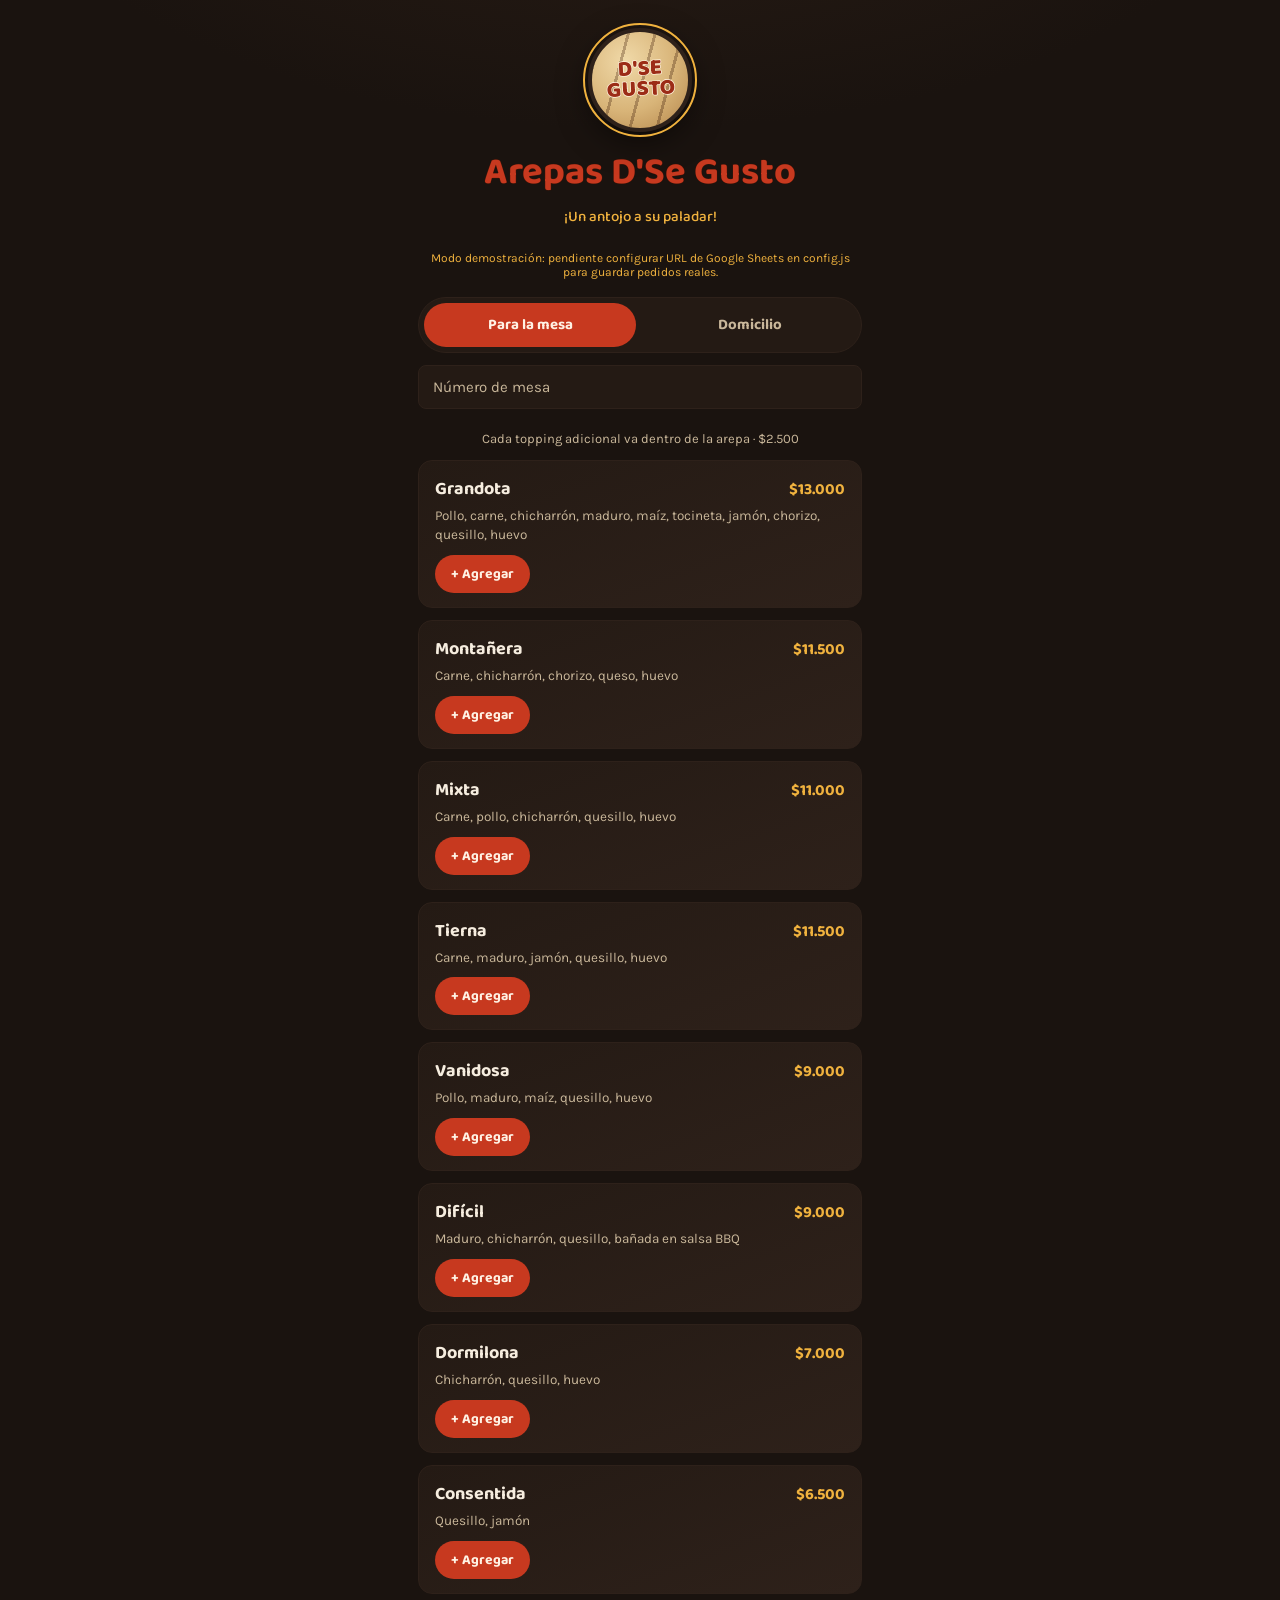
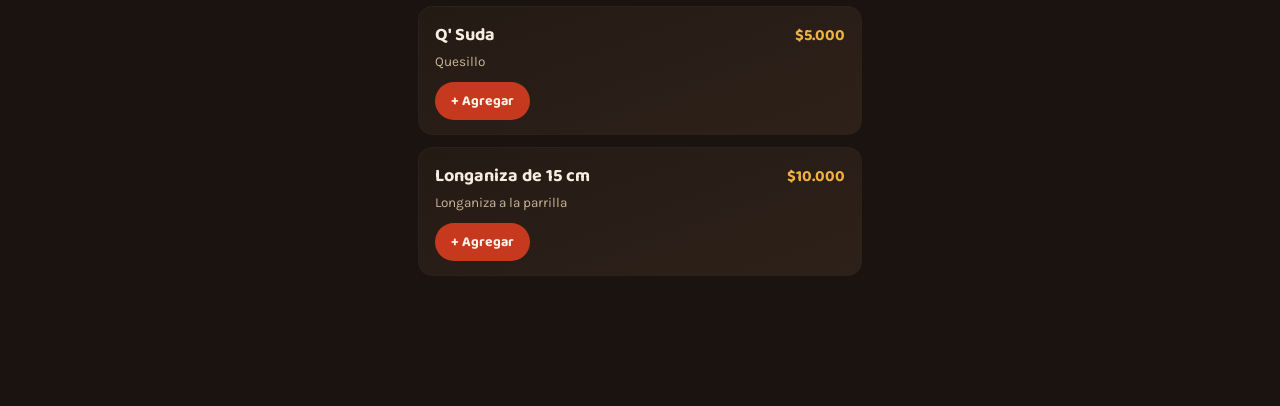
<file: index.html>
<!DOCTYPE html>
<html lang="es">
<head>
<meta charset="UTF-8">
<meta name="viewport" content="width=device-width, initial-scale=1.0, viewport-fit=cover">
<title>Arepas D'Se Gusto — Pedidos</title>
<link rel="stylesheet" href="styles.css">
<style>

  /* ---------------- Header / hero ---------------- */
  .hero{
    padding: 28px 20px 22px;
    text-align:center;
    position:relative;
  }
  .badge{
    width:104px; height:104px;
    margin:0 auto 10px;
    border-radius:50%;
    background:
      radial-gradient(circle at 35% 30%, #F0D9A8 0%, #D8B478 55%, #B4854A 100%);
    border:4px solid var(--char-3);
    outline: 2px solid var(--oro);
    outline-offset: 3px;
    display:flex; align-items:center; justify-content:center;
    position:relative;
    box-shadow: 0 10px 30px rgba(0,0,0,0.5);
  }
  .badge::before{
    content:"";
    position:absolute; inset:0; border-radius:50%;
    background-image: repeating-linear-gradient(105deg, transparent 0 8px, rgba(90,59,38,0.35) 8px 11px, transparent 11px 26px);
    mix-blend-mode:multiply;
  }
  .badge-text{
    font-family:var(--font-display);
    color:var(--brasa-dark);
    font-weight:800;
    font-size:22px;
    line-height:0.9;
    text-align:center;
    -webkit-text-stroke: 1.5px #fff3de;
    paint-order: stroke fill;
    transform: rotate(-3deg);
  }
  h1.brand{
    font-family: var(--font-display);
    font-size: clamp(28px, 8vw, 38px);
    margin: 4px 0 2px;
    color: var(--brasa);
    -webkit-text-stroke: 1px #3a1409;
    paint-order: stroke fill;
  }
  .tagline{
    color: var(--oro);
    font-family: var(--font-display);
    font-weight:500;
    font-size:15px;
    margin:0;
  }

  /* ---------------- Selector Mesa / Domicilio ---------------- */
  .order-mode{
    max-width:480px; margin: 18px auto 0; padding:0 18px;
  }
  .mode-pills{
    display:flex; gap:8px;
    background:var(--char-2);
    padding:5px; border-radius: 999px;
    border:1px solid var(--char-3);
  }
  .mode-pills button{
    flex:1; padding:10px 12px; border-radius:999px;
    font-family:var(--font-display); font-size:15px; font-weight:700;
    color:var(--texto-tenue);
    transition: background .18s, color .18s;
  }
  .mode-pills button.active{
    background: var(--brasa);
    color:#fff2e4;
  }
  .mode-fields{
    margin-top:12px;
    display:grid; gap:8px;
  }
  .mode-fields input{
    width:100%;
    padding:12px 14px;
    border-radius: var(--radius-s);
    border:1px solid var(--char-3);
    background: var(--char-2);
    color: var(--texto-claro);
    font-family: var(--font-body);
    font-size:15px;
  }
  .mode-fields input::placeholder{ color:var(--texto-tenue); }
  .mode-fields input:focus{ outline:2px solid var(--oro); outline-offset:1px; }

  /* ---------------- Menú ---------------- */
  .menu-wrap{
    max-width:480px; margin: 22px auto 130px; padding: 0 18px;
  }
  .menu-note{
    font-size:13px; color:var(--texto-tenue); margin: 0 0 14px; text-align:center;
  }
  .item-card{
    background: linear-gradient(160deg, var(--char-2), var(--char-3));
    border:1px solid var(--char-3);
    border-radius: var(--radius-m);
    padding: 14px 16px;
    margin-bottom:12px;
    display:flex; gap:12px; align-items:flex-start;
  }
  .item-card.unavailable{ opacity:0.45; }
  .item-info{ flex:1; min-width:0; }
  .item-top{ display:flex; justify-content:space-between; gap:10px; align-items:baseline; }
  .item-name{
    font-family:var(--font-display); font-weight:700; font-size:18px;
    color: var(--texto-claro);
  }
  .item-price{
    font-family:var(--font-display); font-weight:700; font-size:16px;
    color: var(--oro); white-space:nowrap;
  }
  .item-desc{
    font-size:13.5px; color:var(--texto-tenue); margin:4px 0 10px; line-height:1.4;
  }
  .item-actions{ display:flex; align-items:center; gap:10px; }
  .btn-add{
    background: var(--brasa);
    color:#fff2e4;
    font-family:var(--font-display); font-weight:700; font-size:14px;
    padding:8px 16px; border-radius:999px;
  }
  .btn-add:active{ transform: scale(0.97); }
  .soldout-tag{
    font-size:12px; font-weight:700; color:var(--brasa);
    border:1px solid var(--brasa); border-radius:999px; padding:4px 10px;
  }

  /* ---------------- Modal de toppings ---------------- */
  .modal-backdrop{
    position:fixed; inset:0; background:rgba(10,7,5,0.72);
    display:none; align-items:flex-end; justify-content:center;
    z-index:50;
  }
  .modal-backdrop.open{ display:flex; }
  .modal{
    width:100%; max-width:480px;
    background: var(--char-2);
    border-radius: 22px 22px 0 0;
    padding: 20px 20px calc(20px + env(safe-area-inset-bottom));
    max-height:82vh; overflow-y:auto;
    border-top:1px solid var(--char-3);
  }
  .modal h3{
    font-family:var(--font-display); font-size:20px; margin:0 0 2px; color:var(--texto-claro);
  }
  .modal .modal-desc{ font-size:13px; color:var(--texto-tenue); margin:0 0 16px; }
  .qty-row{ display:flex; align-items:center; justify-content:space-between; margin-bottom:16px; }
  .qty-label{ font-weight:600; font-size:14px; }
  .qty-stepper{ display:flex; align-items:center; gap:14px; }
  .qty-stepper button{
    width:34px; height:34px; border-radius:50%;
    background:var(--char-3); font-size:18px; font-weight:700; color:var(--texto-claro);
  }
  .qty-stepper span{ min-width:20px; text-align:center; font-family:var(--font-display); font-size:17px; }
  .topping-list{ display:grid; gap:6px; margin-bottom:16px; }
  .topping-row{
    display:flex; align-items:center; gap:10px;
    padding:9px 10px; border-radius:var(--radius-s);
    background:var(--char); border:1px solid var(--char-3);
  }
  .topping-row input{ width:18px; height:18px; accent-color:var(--brasa); }
  .topping-row label{ flex:1; font-size:14.5px; }
  .topping-row .tp{ font-size:13px; color:var(--oro); }
  .note-field{ margin-bottom:16px; }
  .note-field label{ font-size:13px; color:var(--texto-tenue); display:block; margin-bottom:5px; }
  .note-field textarea{
    width:100%; min-height:56px; padding:10px 12px; border-radius:var(--radius-s);
    background:var(--char); border:1px solid var(--char-3); color:var(--texto-claro);
    font-family:var(--font-body); font-size:14px; resize:vertical;
  }
  .modal-footer{ display:flex; gap:10px; }
  .btn-secondary{
    flex:1; padding:13px; border-radius:999px; background:var(--char-3);
    font-family:var(--font-display); font-weight:700; color:var(--texto-claro);
  }
  .btn-primary{
    flex:1.4; padding:13px; border-radius:999px; background:var(--brasa);
    font-family:var(--font-display); font-weight:700; color:#fff2e4;
  }

  /* ---------------- Barra de carrito ---------------- */
  .cart-bar{
    position:fixed; left:0; right:0; bottom:0;
    padding: 12px 18px calc(12px + env(safe-area-inset-bottom));
    display:none;
    z-index:40;
  }
  .cart-bar.visible{ display:block; }
  .cart-bar-inner{
    max-width:480px; margin:0 auto;
    background: var(--brasa);
    border-radius: 999px;
    padding: 12px 8px 12px 20px;
    display:flex; align-items:center; justify-content:space-between;
    box-shadow: 0 12px 30px rgba(0,0,0,0.5);
  }
  .cart-count{
    font-family:var(--font-display); font-weight:700; color:#fff2e4; font-size:15px;
  }
  .cart-total{ font-family:var(--font-display); font-weight:800; color:#fff2e4; font-size:16px; }
  .cart-bar-inner button{
    background:#fff2e4; color:var(--brasa-dark);
    font-family:var(--font-display); font-weight:800; font-size:14px;
    padding:11px 20px; border-radius:999px;
  }

  /* ---------------- Panel del carrito ---------------- */
  .cart-panel{
    position:fixed; inset:0; z-index:60; display:none;
    background:var(--char);
  }
  .cart-panel.open{ display:flex; flex-direction:column; }
  .cart-header{
    padding:18px; display:flex; align-items:center; justify-content:space-between;
    border-bottom:1px solid var(--char-3);
  }
  .cart-header h2{ font-family:var(--font-display); font-size:20px; margin:0; }
  .close-btn{ font-size:22px; color:var(--texto-tenue); }
  .cart-items{ flex:1; overflow-y:auto; padding: 12px 18px; }
  .cart-line{
    display:flex; gap:12px; padding:14px 0; border-bottom:1px solid var(--char-3);
  }
  .cart-line-info{ flex:1; }
  .cart-line-name{ font-family:var(--font-display); font-weight:700; font-size:15.5px; }
  .cart-line-toppings{ font-size:12.5px; color:var(--texto-tenue); margin-top:2px; }
  .cart-line-note{ font-size:12.5px; color:var(--oro); margin-top:2px; font-style:italic; }
  .cart-line-right{ display:flex; flex-direction:column; align-items:flex-end; gap:8px; }
  .cart-line-price{ font-family:var(--font-display); font-weight:700; color:var(--oro); font-size:14.5px; }
  .cart-line-remove{ font-size:12px; color:var(--brasa); text-decoration:underline; }
  .cart-empty{ text-align:center; color:var(--texto-tenue); padding:60px 20px; font-size:14px; }
  .cart-footer{
    padding:16px 18px calc(16px + env(safe-area-inset-bottom));
    border-top:1px solid var(--char-3);
  }
  .cart-row{ display:flex; justify-content:space-between; font-size:14px; color:var(--texto-tenue); margin-bottom:4px; }
  .cart-row.total{ font-family:var(--font-display); font-size:19px; color:var(--texto-claro); font-weight:700; margin:10px 0 14px; }
  .btn-checkout{
    width:100%; padding:15px; border-radius:999px; background:var(--brasa);
    font-family:var(--font-display); font-weight:800; font-size:16px; color:#fff2e4;
  }
  .btn-checkout:disabled{ opacity:0.4; }
  .checkout-error{ color:var(--brasa); font-size:13px; text-align:center; margin-top:8px; }

  /* ---------------- Confirmación ---------------- */
  .confirm-screen{
    position:fixed; inset:0; z-index:70; display:none;
    background:var(--char); flex-direction:column; align-items:center; justify-content:center;
    text-align:center; padding:30px;
  }
  .confirm-screen.open{ display:flex; }
  .confirm-icon{ font-size:56px; margin-bottom:6px; }
  .confirm-screen h2{ font-family:var(--font-display); font-size:26px; margin:0 0 6px; }
  .confirm-screen p{ color:var(--texto-tenue); font-size:14.5px; max-width:320px; }
  .confirm-num{ font-family:var(--font-display); color:var(--oro); font-size:20px; margin:14px 0; }
  .confirm-screen button{
    margin-top:20px; padding:13px 26px; border-radius:999px;
    background:var(--brasa); color:#fff2e4; font-family:var(--font-display); font-weight:700;
  }
  .demo-flag{
    max-width:480px; margin: 0 auto; padding: 0 18px;
    text-align:center; font-size:12px; color:var(--oro);
  }
</style>
</head>
<body>

  <header class="hero">
    <div class="badge"><div class="badge-text">D'SE<br>GUSTO</div></div>
    <h1 class="brand">Arepas D'Se Gusto</h1>
    <p class="tagline">¡Un antojo a su paladar!</p>
  </header>

  <p class="demo-flag" id="demoFlag" style="display:none;">
    Modo demostración: pendiente configurar URL de Google Sheets en config.js para guardar pedidos reales.
  </p>

  <section class="order-mode">
    <div class="mode-pills">
      <button id="modeMesaBtn" class="active">Para la mesa</button>
      <button id="modeDomicilioBtn">Domicilio</button>
    </div>
    <div class="mode-fields" id="mesaFields">
      <input type="text" id="mesaNumero" placeholder="Número de mesa" inputmode="numeric">
    </div>
    <div class="mode-fields" id="domicilioFields" style="display:none;">
      <input type="text" id="domNombre" placeholder="Nombre">
      <input type="text" id="domDireccion" placeholder="Dirección de entrega">
      <input type="tel" id="domTelefono" placeholder="Teléfono">
    </div>
  </section>

  <main class="menu-wrap">
    <p class="menu-note">Cada topping adicional va dentro de la arepa · $2.500</p>
    <div id="menuList"></div>
  </main>

  <!-- Barra flotante del carrito -->
  <div class="cart-bar" id="cartBar">
    <div class="cart-bar-inner">
      <div>
        <div class="cart-count" id="cartCount">0 items</div>
        <div class="cart-total" id="cartTotalBar">$0</div>
      </div>
      <button id="openCartBtn">Ver pedido</button>
    </div>
  </div>

  <!-- Modal: elegir cantidad + toppings -->
  <div class="modal-backdrop" id="itemModalBackdrop">
    <div class="modal">
      <h3 id="modalItemName"></h3>
      <p class="modal-desc" id="modalItemDesc"></p>
      <div class="qty-row">
        <span class="qty-label">Cantidad</span>
        <div class="qty-stepper">
          <button id="qtyMinus">−</button>
          <span id="qtyValue">1</span>
          <button id="qtyPlus">+</button>
        </div>
      </div>
      <div class="topping-list" id="toppingList"></div>
      <div class="note-field">
        <label for="itemNote">Nota para la cocina (opcional)</label>
        <textarea id="itemNote" placeholder="Ej: sin chicharrón, bien tostada..."></textarea>
      </div>
      <div class="modal-footer">
        <button class="btn-secondary" id="cancelModalBtn">Cancelar</button>
        <button class="btn-primary" id="confirmAddBtn">Agregar</button>
      </div>
    </div>
  </div>

  <!-- Panel del carrito -->
  <div class="cart-panel" id="cartPanel">
    <div class="cart-header">
      <h2>Tu pedido</h2>
      <button class="close-btn" id="closeCartBtn">✕</button>
    </div>
    <div class="cart-items" id="cartItems"></div>
    <div class="cart-footer">
      <div class="cart-row"><span>Subtotal</span><span id="subtotalVal">$0</span></div>
      <div class="cart-row total"><span>Total</span><span id="totalVal">$0</span></div>
      <button class="btn-checkout" id="checkoutBtn" disabled>Enviar pedido</button>
      <div class="checkout-error" id="checkoutError"></div>
    </div>
  </div>

  <!-- Confirmación -->
  <div class="confirm-screen" id="confirmScreen">
    <div class="confirm-icon">🔥</div>
    <h2>¡Pedido enviado!</h2>
    <p>Tu arepa ya va para la parrilla. Te avisamos apenas esté lista.</p>
    <div class="confirm-num" id="confirmNum"></div>
    <button id="newOrderBtn">Hacer otro pedido</button>
  </div>

  <script src="menu.js"></script>
  <script src="config.js"></script>
  <script src="script.js"></script>
</body>
</html>
</file>
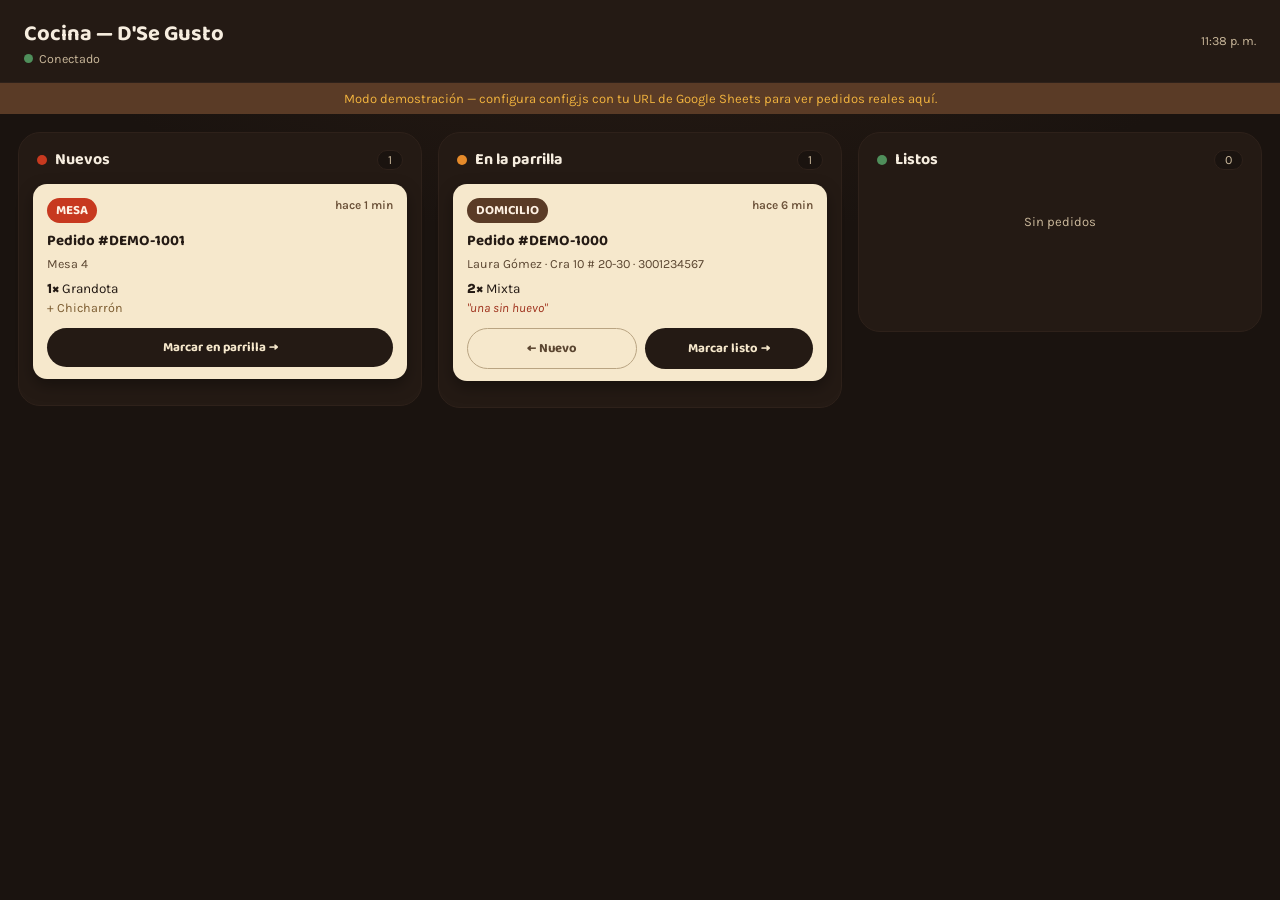
<file: cocina.html>
<!DOCTYPE html>
<html lang="es">
<head>
<meta charset="UTF-8">
<meta name="viewport" content="width=device-width, initial-scale=1.0">
<title>Cocina — D'Se Gusto</title>
<link rel="stylesheet" href="styles.css">
<style>
  body{ padding:0; }
  .topbar{
    display:flex; align-items:center; justify-content:space-between;
    padding: 16px 24px;
    border-bottom: 1px solid var(--char-3);
    background: var(--char-2);
    position:sticky; top:0; z-index:10;
  }
  .topbar h1{
    font-family:var(--font-display); font-size:22px; margin:0; color:var(--texto-claro);
  }
  .topbar .sub{ font-size:12.5px; color:var(--texto-tenue); }
  .status-dot{
    display:inline-block; width:9px; height:9px; border-radius:50%;
    background: var(--ok); margin-right:6px;
    box-shadow: 0 0 0 0 rgba(79,143,91,0.6);
    animation: pulse 2s infinite;
  }
  .status-dot.off{ background:var(--brasa); animation:none; }
  @keyframes pulse{
    0%{ box-shadow:0 0 0 0 rgba(79,143,91,0.5); }
    70%{ box-shadow:0 0 0 8px rgba(79,143,91,0); }
    100%{ box-shadow:0 0 0 0 rgba(79,143,91,0); }
  }
  .demo-banner{
    background: var(--tizne); color:var(--oro); font-size:13px;
    text-align:center; padding:8px; display:none;
  }

  .board{
    display:grid;
    grid-template-columns: repeat(3, minmax(280px, 1fr));
    gap: 16px;
    padding: 18px;
    align-items:start;
  }
  @media (max-width: 900px){
    .board{ grid-template-columns: 1fr; }
  }
  .column{
    background: var(--char-2);
    border-radius: var(--radius-l);
    border:1px solid var(--char-3);
    padding: 14px;
    min-height: 200px;
  }
  .column-header{
    display:flex; align-items:center; justify-content:space-between;
    margin-bottom:12px; padding: 0 4px;
  }
  .column-header h2{
    font-family: var(--font-display); font-size:16px; margin:0;
    display:flex; align-items:center; gap:8px;
  }
  .col-dot{ width:10px; height:10px; border-radius:50%; }
  .col-nuevos .col-dot{ background: var(--brasa); }
  .col-preparando .col-dot{ background: var(--llama); }
  .col-listos .col-dot{ background: var(--ok); }
  .count-pill{
    background: var(--char); border:1px solid var(--char-3);
    border-radius:999px; padding:2px 10px; font-size:12.5px; color:var(--texto-tenue);
  }
  .empty-col{
    text-align:center; color:var(--texto-tenue); font-size:13px; padding:30px 10px;
  }

  .ticket{
    background: var(--masa);
    color: #241A14;
    border-radius: var(--radius-m);
    padding: 14px 14px 12px;
    margin-bottom: 12px;
    position:relative;
    box-shadow: 0 6px 16px rgba(0,0,0,0.35);
  }
  .ticket::before{
    content:"";
    position:absolute; top:-6px; left:16px; right:16px; height:12px;
    background: repeating-radial-gradient(circle at 8px 6px, transparent 0 3px, var(--char-2) 3px 4px) ;
    background-size: 16px 12px;
    background-repeat: repeat-x;
    display:none; /* efecto opcional de ticket picado, desactivado por simplicidad visual */
  }
  .ticket-top{
    display:flex; justify-content:space-between; align-items:flex-start; margin-bottom:6px;
  }
  .ticket-tag{
    font-family:var(--font-display); font-weight:700; font-size:13px;
    background: var(--brasa); color:#fff2e4; padding:2px 9px; border-radius:999px;
  }
  .ticket-tag.domicilio{ background: var(--tizne); }
  .ticket-time{ font-size:12px; color:#6b5138; font-weight:600; }
  .ticket-id{ font-family:var(--font-display); font-size:15px; font-weight:700; margin-bottom:4px; }
  .ticket-dest{ font-size:12.5px; color:#5a4530; margin-bottom:8px; }
  .ticket-items{ font-size:13.5px; line-height:1.5; margin-bottom:10px; }
  .ticket-items .line{ margin-bottom:3px; }
  .ticket-items .qty{ font-weight:800; }
  .ticket-items .tp{ color:#7a5a2e; font-size:12.5px; }
  .ticket-items .nota{ color:var(--brasa-dark); font-size:12.5px; font-style:italic; }
  .ticket-actions{ display:flex; gap:8px; }
  .ticket-actions button{
    flex:1; padding:9px; border-radius:999px; font-family:var(--font-display);
    font-weight:700; font-size:13px;
  }
  .btn-avanzar{ background:#241A14; color:#F6E8CC; }
  .btn-atras{ background:transparent; color:#5a4530; border:1px solid #b9a482; }

  .ticket.urgente{ box-shadow: 0 0 0 2px var(--brasa), 0 6px 16px rgba(0,0,0,0.35); }
</style>
</head>
<body>

  <div class="topbar">
    <div>
      <h1>Cocina — D'Se Gusto</h1>
      <div class="sub"><span class="status-dot" id="statusDot"></span><span id="statusText">Conectado</span></div>
    </div>
    <div class="sub" id="clock"></div>
  </div>
  <div class="demo-banner" id="demoBanner">
    Modo demostración — configura config.js con tu URL de Google Sheets para ver pedidos reales aquí.
  </div>

  <div class="board">
    <div class="column col-nuevos">
      <div class="column-header">
        <h2><span class="col-dot"></span>Nuevos</h2>
        <span class="count-pill" id="countNuevos">0</span>
      </div>
      <div id="colNuevos"></div>
    </div>
    <div class="column col-preparando">
      <div class="column-header">
        <h2><span class="col-dot"></span>En la parrilla</h2>
        <span class="count-pill" id="countPreparando">0</span>
      </div>
      <div id="colPreparando"></div>
    </div>
    <div class="column col-listos">
      <div class="column-header">
        <h2><span class="col-dot"></span>Listos</h2>
        <span class="count-pill" id="countListos">0</span>
      </div>
      <div id="colListos"></div>
    </div>
  </div>

  <script src="config.js"></script>
  <script src="cocina.js"></script>
</body>
</html>
</file>
<file: styles.css>
/* ============================================================
   D'SE GUSTO — sistema visual
   Paleta inspirada en el logo: masa tostada sobre parrilla,
   con acentos rojo braza y dorado.
   ============================================================ */

@import url('https://fonts.googleapis.com/css2?family=Baloo+2:wght@500;700;800&family=Karla:wght@400;500;600;700&display=swap');

:root{
  --char:      #1A130F;   /* fondo principal, negro carbón */
  --char-2:    #241A14;   /* superficies elevadas */
  --char-3:    #2E211A;   /* bordes / superficies más claras */
  --masa:      #F6E8CC;   /* masa de la arepa, crema tostada */
  --masa-dim:  #E4D3AE;
  --brasa:     #C7391F;   /* rojo braza — acento primario */
  --brasa-dark:#9C2C17;
  --llama:     #E58A2A;   /* naranja llama — acento secundario */
  --oro:       #F0B23E;   /* dorado — detalles, precios */
  --tizne:     #5A3B26;   /* marcas de parrilla */
  --ok:        #4F8F5B;
  --texto-claro: #F6EDDF;
  --texto-tenue: #C9B79A;

  --font-display: 'Baloo 2', system-ui, sans-serif;
  --font-body: 'Karla', system-ui, sans-serif;

  --radius-l: 22px;
  --radius-m: 14px;
  --radius-s: 8px;
}

*{box-sizing:border-box;}
html,body{margin:0;padding:0;}
body{
  background:
    radial-gradient(1200px 600px at 50% -10%, #2A1D15 0%, var(--char) 55%),
    var(--char);
  color: var(--texto-claro);
  font-family: var(--font-body);
  -webkit-font-smoothing:antialiased;
  min-height:100vh;
}

::selection{ background: var(--brasa); color: var(--texto-claro); }

a{ color: inherit; }

button{
  font-family: var(--font-body);
  cursor:pointer;
  border:none;
  background:none;
  color:inherit;
}

/* ---------- utilidades tipográficas ---------- */
.display{
  font-family: var(--font-display);
  font-weight:700;
  letter-spacing: 0.2px;
}

/* ---------- textura de "marcas de parrilla" reutilizable ---------- */
.grill-lines{
  position:relative;
  overflow:hidden;
}
.grill-lines::before{
  content:"";
  position:absolute; inset:0;
  background-image: repeating-linear-gradient(
    100deg,
    transparent 0px, transparent 46px,
    rgba(0,0,0,0.16) 46px, rgba(0,0,0,0.16) 58px
  );
  mix-blend-mode: multiply;
  pointer-events:none;
}

/* ---------- scrollbar discreta ---------- */
::-webkit-scrollbar{ width:8px; height:8px; }
::-webkit-scrollbar-thumb{ background: var(--char-3); border-radius:8px; }
::-webkit-scrollbar-track{ background:transparent; }
</file>
